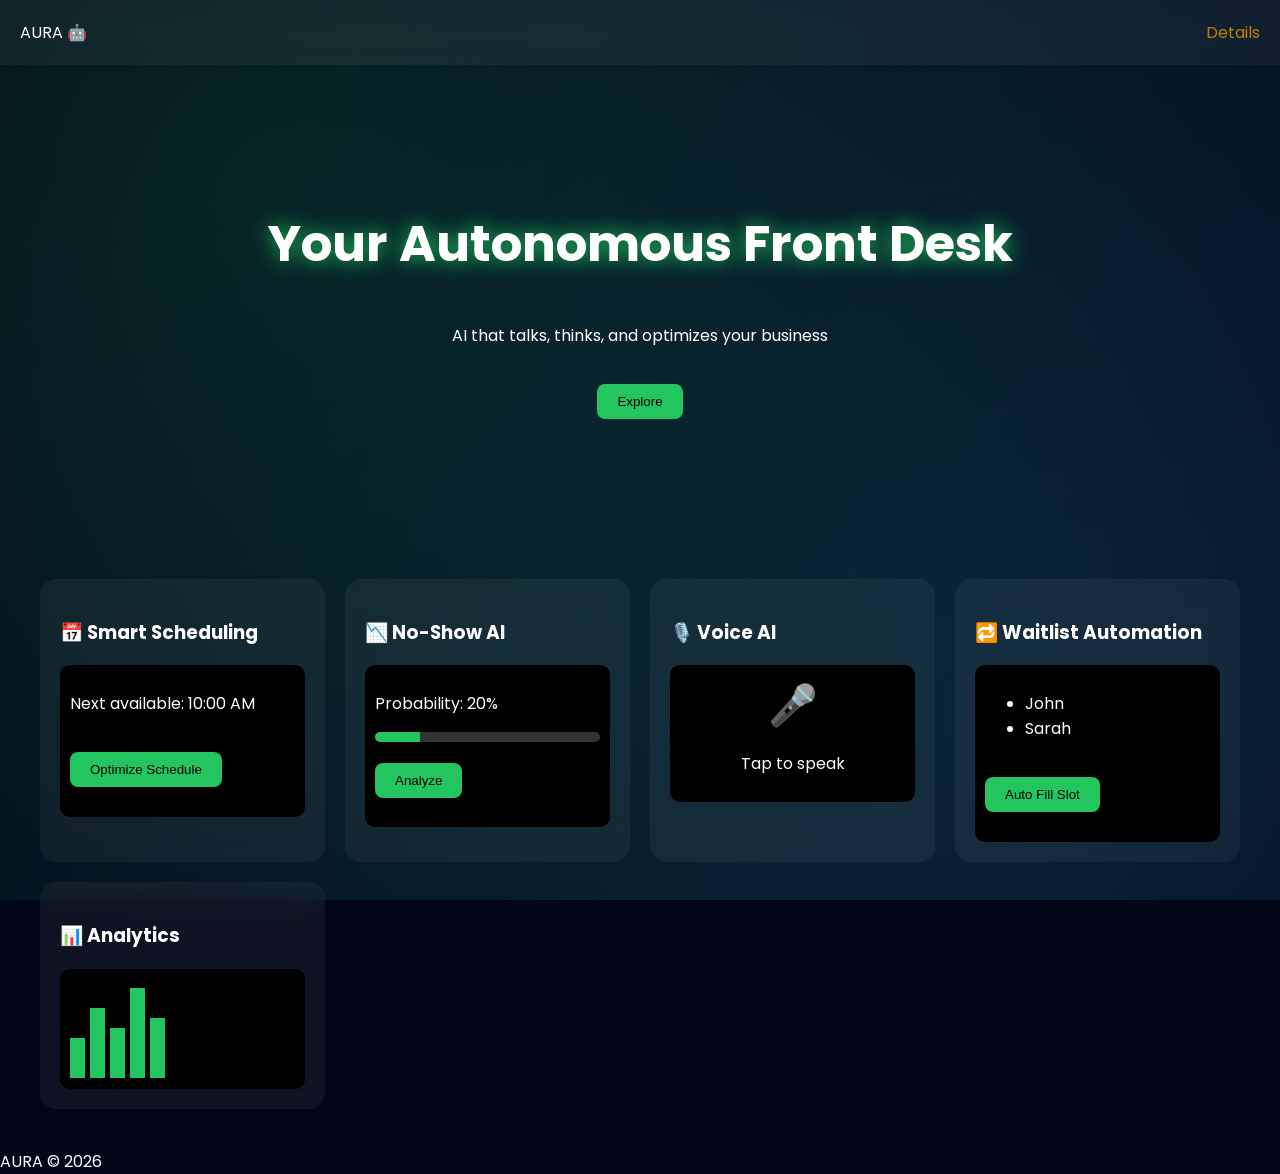
<file: index.html>
<!-- ========================= index.html ========================= -->
<!DOCTYPE html>
<html lang="en">
<head>
  <meta charset="UTF-8" />
  <meta name="viewport" content="width=device-width, initial-scale=1.0" />
  <title>AURA — Autonomous Reception</title>
  <link href="https://fonts.googleapis.com/css2?family=Poppins:wght@300;400;600&display=swap" rel="stylesheet">
  <link rel="stylesheet" href="styles.css" />
</head>
<body>
  <div class="bg-animation"></div>

  <header class="navbar">
    <div class="logo">AURA 🤖</div>
    <nav>
      <!--<a class = "redirect" href="#features">Features</a>-->
      <a class = "redirect" href="details.html">Details</a>
    </nav>
  </header>

  <section class="hero">
    <h1 class="glow">Your Autonomous Front Desk</h1>
    <p>AI that talks, thinks, and optimizes your business</p>
    <button onclick="redirect()">Explore</button>
  </section>

  <section id="features" class="features">

    <!-- Smart Scheduling -->
    <div class="card">
      <h3>📅 Smart Scheduling</h3>
      <div class="mock">
        <p id="schedule">Next available: 10:00 AM</p>
        <button onclick="optimize()">Optimize Schedule</button>
      </div>
    </div>

    <!-- No Show Predictor -->
    <div class="card">
      <h3>📉 No-Show AI</h3>
      <div class="mock">
        <p>Probability: <span id="prob">20%</span></p>
        <div class="bar"><div id="barFill"></div></div>
        <button onclick="predict()">Analyze</button>
      </div>
    </div>

    <!-- Voice AI -->
    <div class="card">
      <h3>🎙️ Voice AI</h3>
      <div class="mock center">
        <div id="voiceUI" class="mic" onclick="startVoice()">🎤</div>
        <p id="voiceText">Tap to speak</p>
      </div>
    </div>

    <!-- Waitlist -->
    <div class="card">
      <h3>🔁 Waitlist Automation</h3>
      <div class="mock">
        <ul id="waitlist">
          <li>John</li>
          <li>Sarah</li>
        </ul>
        <button onclick="fillSlot()">Auto Fill Slot</button>
      </div>
    </div>

    <!-- Analytics -->
    <div class="card">
      <h3>📊 Analytics</h3>
      <div class="mock">
        <div class="chart">
          <div class="barcol" style="height:40%"></div>
          <div class="barcol" style="height:70%"></div>
          <div class="barcol" style="height:50%"></div>
          <div class="barcol" style="height:90%"></div>
          <div class="barcol" style="height:60%"></div>
        </div>
      </div>
    </div>

  </section>

  <footer>AURA © 2026</footer>

<script>
function redirect(){
  window.location.replace("details.html")
}

function scrollToFeatures(){ document.getElementById('features').scrollIntoView({behavior:'smooth'}); }

function optimize(){
  document.getElementById('schedule').innerText = "Optimized: 9:30 AM (Higher efficiency)";
}

function predict(){
  let val = Math.floor(Math.random()*100);
  document.getElementById('prob').innerText = val + "%";
  document.getElementById('barFill').style.width = val + "%";
}

function fillSlot(){
  let li = document.createElement('li');
  li.innerText = "Auto-filled user accepted slot";
  document.getElementById('waitlist').appendChild(li);
}

function startVoice(){
  let voiceUI = document.getElementById('voiceUI');
  let text = document.getElementById('voiceText');

  voiceUI.classList.remove('mic');
  voiceUI.classList.add('wave');
  voiceUI.innerText = "";
  text.innerText = "Listening...";

  setTimeout(()=>{
    text.innerText = "Processing...";
  },1500);

  setTimeout(()=>{
    let date = new Date();
    date.setDate(date.getDate() + Math.floor(Math.random()*5));
    let time = Math.floor(Math.random()*12)+8;
    text.innerText = `Slot confirmed at ${date.toDateString()} ${time}:00`;

    voiceUI.classList.remove('wave');
    voiceUI.classList.add('mic');
    voiceUI.innerText = "🎤";
  },3000);
}
</script>

</body>
</html>
</file>
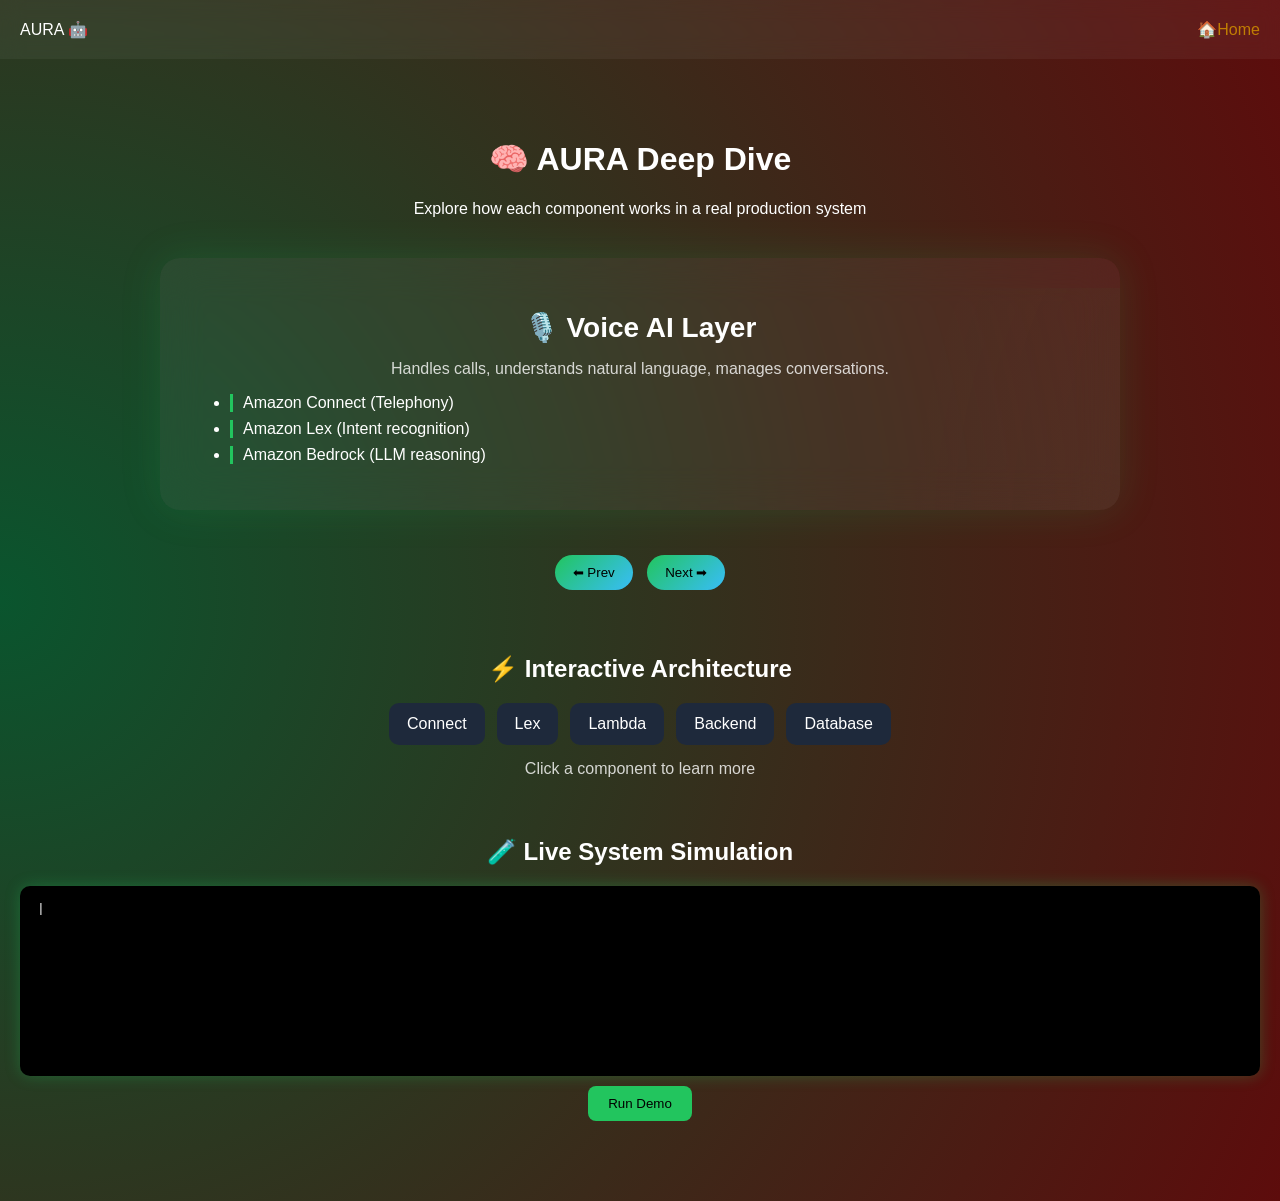
<file: details.html>
<!-- ========================= details.html (FINAL BOSS MODE) ========================= -->
<!DOCTYPE html>
<html lang="en">
<head>
<meta charset="UTF-8">
<meta name="viewport" content="width=device-width, initial-scale=1.0">
<title>AURA - System Details</title>
<link rel="stylesheet" href="styles.css">

<style>

body {
  background: radial-gradient(circle at left, #0a552e, #5d0c0c);
}

.section {
  padding: 60px 20px;
  text-align:center;
}

/* ===== Log Simulation ===== */
.log-box {
  background: black;
  padding: 15px;
  border-radius: 10px;
  height: 160px;
  overflow-y: auto;
  text-align: left;
  font-size: 13px;
  font-family: monospace;
  box-shadow: 0 0 15px rgba(34,197,94,0.3);
}

/* Typing cursor effect */
.log-box::after {
  content: "|";
  animation: blink 1s infinite;
  margin-left: 2px;
}

@keyframes blink {
  0%, 50%, 100% { opacity: 1; }
  25%, 75% { opacity: 0; }
}

/* ===== Buttons ===== */
button {
  padding: 10px 20px;
  border: none;
  border-radius: 8px;
  background: #22c55e;
  cursor: pointer;
  margin-top: 10px;
}
/* ===== SLIDESHOW UPGRADE ===== */

.slide {
  display:none;
  max-width:900px;
  margin:40px auto;
  padding:30px;
  border-radius:20px;
  background: rgba(255,255,255,0.05);
  backdrop-filter: blur(20px);
  box-shadow: 0 0 40px rgba(34,197,94,0.15);
  position:relative;
  overflow:hidden;
}

.slide::before {
  content:"";
  position:absolute;
  width:200%;
  height:200%;
  background: radial-gradient(circle, rgba(34,197,94,0.15), transparent 70%);
  animation: glowMove 6s linear infinite;
}

@keyframes glowMove {
  0% { transform: translate(-25%, -25%); }
  50% { transform: translate(25%, 25%); }
  100% { transform: translate(-25%, -25%); }
}

.slide h2 {
  font-size:28px;
  margin-bottom:10px;
}

.slide p {
  opacity:0.8;
}

.slide ul {
  text-align:left;
  margin-top:15px;
}

.slide ul li {
  margin:8px 0;
  padding-left:10px;
  border-left:3px solid #22c55e;
}

.active {
  display:block;
  animation: slideIn 0.6s ease;
}

@keyframes slideIn {
  from { opacity:0; transform: translateY(40px) scale(0.95); }
  to { opacity:1; transform: translateY(0) scale(1); }
}

/* Navigation */
.nav-btns {
  margin-top:20px;
}

.nav-btns button {
  padding:10px 18px;
  border-radius:30px;
  background:linear-gradient(135deg,#22c55e,#38bdf8);
  border:none;
  margin:5px;
  cursor:pointer;
  transition:0.3s;
}

.nav-btns button:hover {
  transform: scale(1.1);
  box-shadow:0 0 15px #22c55e;
}

/* Progress dots */
.dots {
  margin-top:15px;
}

.dot {
  height:10px;
  width:10px;
  margin:0 4px;
  display:inline-block;
  border-radius:50%;
  background:#555;
  transition:0.3s;
}

.dot.active-dot {
  background:#22c55e;
  transform:scale(1.4);
}

/* ===== Architecture Diagram ===== */
.arch-diagram {
  display: flex;
  flex-wrap: wrap;
  justify-content: center;
  gap: 12px;
  margin-top: 20px;
}

.node {
  padding: 12px 18px;
  background: #1e293b;
  border-radius: 10px;
  cursor: pointer;
  transition: 0.3s;
}

.node:hover {
  background: #22c55e;
  color: black;
  transform: scale(1.08);
}

#archInfo {
  margin-top: 15px;
  opacity: 0.8;
}

.redirect {
  color:rgb(192, 126, 4);
  text-decoration: none;
}

</style>

</head>

<body>

<header class="navbar">
  <div class="logo">AURA 🤖</div>
  <nav>
    <a class = "redirect" href="index.html">🏠Home</a>
  </nav>
</header>

<div class="section">
<h1>🧠 AURA Deep Dive</h1>
<p>Explore how each component works in a real production system</p>

<!-- SLIDES -->

<div class="slide active">
<h2>🎙️ Voice AI Layer</h2>
<p>Handles calls, understands natural language, manages conversations.</p>
<ul>
<li>Amazon Connect (Telephony)</li>
<li>Amazon Lex (Intent recognition)</li>
<li>Amazon Bedrock (LLM reasoning)</li>
</ul>
</div>

<div class="slide">
<h2>📅 Smart Scheduling</h2>
<p>Optimizes slot allocation using intelligent scoring.</p>
<ul>
<li>Google Calendar API</li>
<li>AWS Lambda logic</li>
</ul>
</div>

<div class="slide">
<h2>📉 No-Show AI</h2>
<p>Predicts missed appointments and triggers actions.</p>
<ul>
<li>Rule-based scoring (MVP)</li>
<li>Future ML model</li>
</ul>
</div>

<div class="slide">
<h2>🔁 Waitlist Automation</h2>
<p>Auto-fills cancelled slots via outbound calls.</p>
<ul>
<li>AWS Lambda triggers</li>
<li>Amazon Connect outbound</li>
</ul>
</div>

<div class="slide">
<h2>🌍 Multilingual AI</h2>
<p>Supports regional + mixed language conversations.</p>
<ul>
<li>Amazon Lex multi-language</li>
<li>Bedrock language understanding</li>
</ul>
</div>

<div class="slide">
<h2>⚙️ Backend System</h2>
<ul>
<li>Spring Boot / Node.js APIs</li>
<li>PostgreSQL database</li>
<li>Redis (optional caching)</li>
</ul>
</div>

<!-- NAVIGATION -->
<div class="nav-btns">
<button onclick="prevSlide()">⬅ Prev</button>
<button onclick="nextSlide()">Next ➡</button>
</div>


<!-- INTERACTIVE ARCHITECTURE -->
<h2 style="margin-top:60px;">⚡ Interactive Architecture</h2>
<div class="arch-diagram">
<div class="node" onclick="showInfo('connect')">Connect</div>
<div class="node" onclick="showInfo('lex')">Lex</div>
<div class="node" onclick="showInfo('lambda')">Lambda</div>
<div class="node" onclick="showInfo('backend')">Backend</div>
<div class="node" onclick="showInfo('db')">Database</div>
</div>

<p id="archInfo">Click a component to learn more</p>


<!-- LIVE SYSTEM LOGS -->
<h2 style="margin-top:60px;">🧪 Live System Simulation</h2>
<div class="log-box" id="logs"></div>
<button onclick="runDemo()">Run Demo</button>

</div>

<script>
let slides = document.querySelectorAll('.slide');
let index = 0;

function showSlide(i){
  slides.forEach(s=>s.classList.remove('active'));
  slides[i].classList.add('active');
}

function nextSlide(){
  index = (index+1)%slides.length;
  showSlide(index);
}

function prevSlide(){
  index = (index-1+slides.length)%slides.length;
  showSlide(index);
}

function showInfo(type){
  let info = {
    connect:'Handles calls and routing',
    lex:'Understands user intent',
    lambda:'Executes business logic',
    backend:'Processes APIs and data',
    db:'Stores users and appointments'
  };
  document.getElementById('archInfo').innerText = info[type];
}

function log(msg){
  let box = document.getElementById('logs');
  box.innerHTML += msg + '<br>';
  box.scrollTop = box.scrollHeight;
}

function runDemo(){
  document.getElementById('logs').innerHTML = '';
  setTimeout(()=>log('📞 Incoming call...'),500);
  setTimeout(()=>log('🤖 AI greeting user...'),1200);
  setTimeout(()=>log('🧠 Parsing intent...'),2000);
  setTimeout(()=>log('📅 Checking availability...'),3000);
  setTimeout(()=>log('✅ Slot booked successfully!'),4000);
}
</script>

</body>
</html>
</file>
<file: styles.css>
body {
  margin:0;
  font-family:'Poppins', sans-serif;
  background:#020617;
  color:white;
}

.navbar {
  display:flex;
  justify-content:space-between;
  padding:20px;
  background:rgba(255,255,255,0.05);
  backdrop-filter:blur(10px);
}

.hero {
  text-align:center;
  padding:100px 20px;
}

.hero h1 {
  font-size:50px;
}

.glow {
  text-shadow:0 0 20px #22c55e;
}

button {
  padding:10px 20px;
  margin: 20px 0px;
  border:none;
  border-radius:8px;
  background:#22c55e;
  cursor:pointer;
}


.features {
  display:grid;
  grid-template-columns:repeat(auto-fit,minmax(250px,1fr));
  gap:20px;
  padding:40px;
}

.card {
  background:rgba(255,255,255,0.05);
  backdrop-filter:blur(15px);
  padding:20px;
  border-radius:16px;
  transition:0.3s;
}

.card:hover {
  transform:translateY(-10px) scale(1.03);
}

.mock {
  margin-top:10px;
  background:#000;
  padding:10px;
  border-radius:10px;
}

.center {
  text-align:center;
}

.mic {
  font-size:40px;
  cursor:pointer;
}

.wave {
  width:60px;
  height:40px;
  margin:auto;
  display:flex;
  justify-content:space-between;
}

.wave::before, .wave::after {
  content:"";
}

.wave div {
  width:5px;
  height:100%;
  background:#22c55e;
  animation:wave 1s infinite ease-in-out;
}

@keyframes wave {
  0%,100%{height:10px}
  50%{height:40px}
}

.bar {
  height:10px;
  background:#333;
  border-radius:10px;
  overflow:hidden;
}

#barFill {
  height:100%;
  width:20%;
  background:#22c55e;
}

.redirect {
  color:rgb(192, 126, 4);
  text-decoration: none;
}

.chart {
  display:flex;
  align-items:flex-end;
  height:100px;
  gap:5px;
}

.barcol {
  width:15px;
  background:#22c55e;
  animation:grow 1s ease;
}

@keyframes grow {
  from{height:0}
}

.bg-animation {
  position:fixed;
  width:100%;
  height:100%;
  background:radial-gradient(circle at 20% 20%, #22c55e22, transparent),
             radial-gradient(circle at 80% 80%, #38bdf822, transparent);
  z-index:-1;
}
</file>
